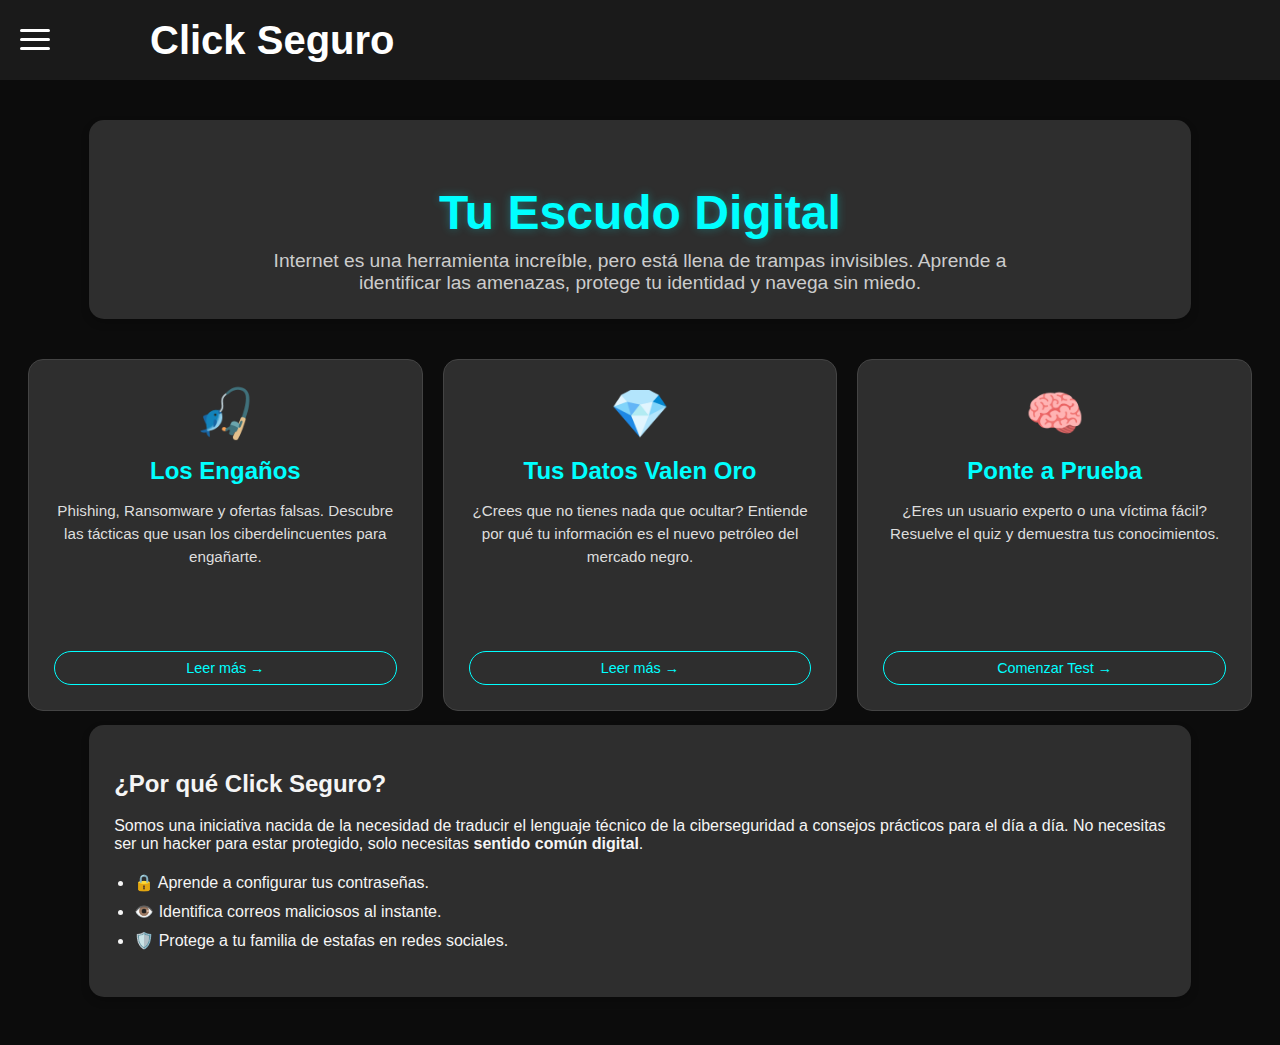
<file: index.html>
<!DOCTYPE html>
<html lang="es">
<head>
    <meta charset="UTF-8">
    <meta name="viewport" content="width=device-width, initial-scale=1.0">
    <script src="./assets/JavaScript/status.js"></script>
    <link rel="stylesheet" href="./assets/css/style.css">
    <link rel="stylesheet" href="./assets/css/index.css">
    <title>Inicio | Click Seguro</title>
</head>
<body>
    <header>
        <button id="menu-toggle" aria-label="Abrir menú">
            <span></span>
            <span></span>
            <span></span>
        </button>

        <a href="./index.html"></a>

        <h1>Click Seguro</h1>
    </header>

    <nav id="side-menu" class="side-menu">
        <ul id="list">
            <li><a href="./index.html">Inicio</a></li>
            <li><a href="./assets/src/inf2.html">Los engaños en internet</a></li>
            <li><a href="./assets/src/inf3.html">Tu información y su valor</a></li>
            <li><a href="./assets/src/act.html">Evaluación didáctica</a></li>
        </ul>
    </nav>

    <main id="main-content">
        
        <section class="blok hero-section">
            <h2 class="hero-title">Tu Escudo Digital</h2>
            <p class="hero-subtitle">
                Internet es una herramienta increíble, pero está llena de trampas invisibles. 
                Aprende a identificar las amenazas, protege tu identidad y navega sin miedo.
            </p>
        </section>

        <div class="grid-container">
            
            <a href="./assets/src/inf2.html" class="nav-card">
                <div>
                    <span class="card-icon">🎣</span> <span class="card-title">Los Engaños</span>
                    <p class="card-desc">
                        Phishing, Ransomware y ofertas falsas. Descubre las tácticas que usan los ciberdelincuentes para engañarte.
                    </p>
                </div>
                <span class="cta-button">Leer más &rarr;</span>
            </a>

            <a href="./assets/src/inf3.html" class="nav-card">
                <div>
                    <span class="card-icon">💎</span>
                    <span class="card-title">Tus Datos Valen Oro</span>
                    <p class="card-desc">
                        ¿Crees que no tienes nada que ocultar? Entiende por qué tu información es el nuevo petróleo del mercado negro.
                    </p>
                </div>
                <span class="cta-button">Leer más &rarr;</span>
            </a>

            <a href="./assets/src/act.html" class="nav-card">
                <div>
                    <span class="card-icon">🧠</span>
                    <span class="card-title">Ponte a Prueba</span>
                    <p class="card-desc">
                        ¿Eres un usuario experto o una víctima fácil? Resuelve el quiz y demuestra tus conocimientos.
                    </p>
                </div>
                <span class="cta-button">Comenzar Test &rarr;</span>
            </a>

        </div>

        <br>
        <br>

        <section class="blok" style="margin-top: 30px;">
            <h2 class="tittle">¿Por qué Click Seguro?</h2>
            <p>
                Somos una iniciativa nacida de la necesidad de traducir el lenguaje técnico de la ciberseguridad 
                a consejos prácticos para el día a día. No necesitas ser un hacker para estar protegido, 
                solo necesitas <strong>sentido común digital</strong>.
            </p>
            <ul style="padding-left: 20px; line-height: 1.8;">
                <li>🔒 Aprende a configurar tus contraseñas.</li>
                <li>👁️ Identifica correos maliciosos al instante.</li>
                <li>🛡️ Protege a tu familia de estafas en redes sociales.</li>
            </ul>
        </section>

    </main>

    <script src="./assets/JavaScript/menu.js"></script>
    <script src="./assets/JavaScript/scroll.js"></script>

</body>
</html>
</file>
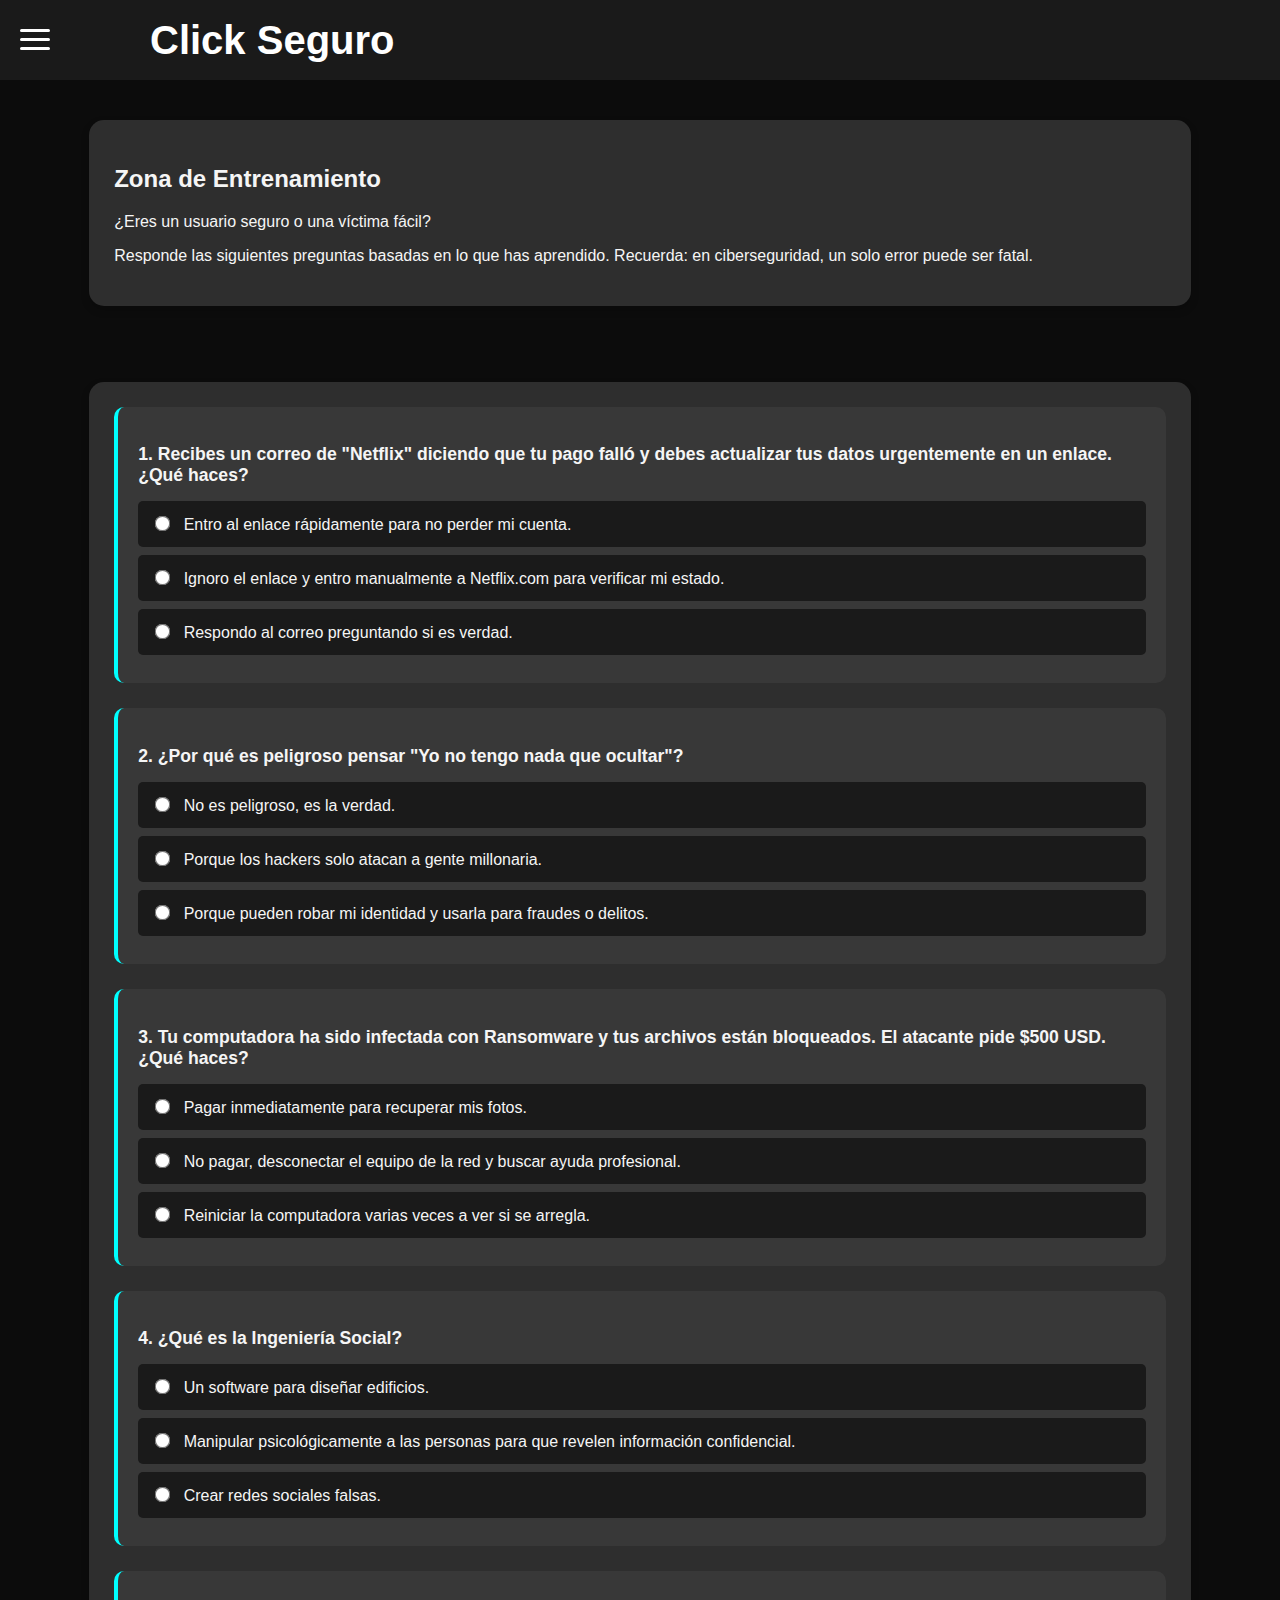
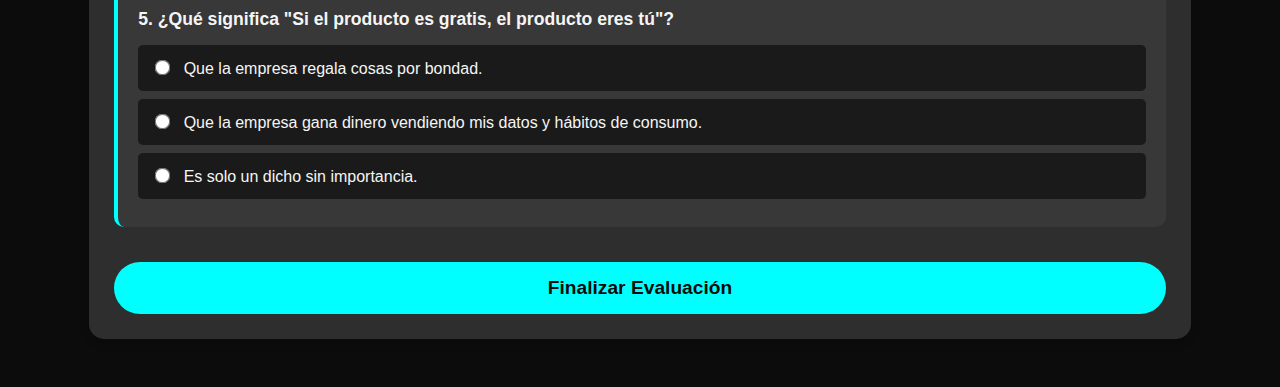
<file: assets/src/act.html>
<!DOCTYPE html>
<html lang="es">
<head>
    <meta charset="UTF-8">
    <meta name="viewport" content="width=device-width, initial-scale=1.0">
    <script src="../JavaScript/status.js"></script>
    <link rel="stylesheet" href="../css/style.css">
    <link rel="stylesheet" href="../css/tres.css">
    <title>Evaluación | Click Seguro</title>
    <style>

    </style>
</head>
<body>
    <header>
        <button id="menu-toggle" aria-label="Abrir menú">
            <span></span>
            <span></span>
            <span></span>
        </button>

        <a href="../../index.html"></a>

        <h1>Click Seguro</h1>
    </header>

    <nav id="side-menu" class="side-menu">
        <ul id="list">
            <li><a href="../../index.html">Inicio</a></li>
            <li><a href="./inf2.html">Los engaños en internet</a></li>
            <li><a href="./inf3.html">Tu información y su valor</a></li>
            <li><a href="./act.html">Evaluación didáctica</a></li>
        </ul>
    </nav>

    <main id="main-content">
        
        <section class="blok">
            <h2 class="tittle">Zona de Entrenamiento</h2>
            <p class="sinopsis">¿Eres un usuario seguro o una víctima fácil?</p>
            <p>Responde las siguientes preguntas basadas en lo que has aprendido. Recuerda: en ciberseguridad, un solo error puede ser fatal.</p>
        </section>

        <br>
        <br>

        <form id="quiz-form">
            <section class="blok">
                <div class="question-box">
                    <p class="question-text">1. Recibes un correo de "Netflix" diciendo que tu pago falló y debes actualizar tus datos urgentemente en un enlace. ¿Qué haces?</p>
                    <div class="options">
                        <label>
                            <input type="radio" name="q1" value="a"> Entro al enlace rápidamente para no perder mi cuenta.
                        </label>
                        <label>
                            <input type="radio" name="q1" value="b"> Ignoro el enlace y entro manualmente a Netflix.com para verificar mi estado.
                        </label>
                        <label>
                            <input type="radio" name="q1" value="c"> Respondo al correo preguntando si es verdad.
                        </label>
                    </div>
                </div>

                <div class="question-box">
                    <p class="question-text">2. ¿Por qué es peligroso pensar "Yo no tengo nada que ocultar"?</p>
                    <div class="options">
                        <label>
                            <input type="radio" name="q2" value="a"> No es peligroso, es la verdad.
                        </label>
                        <label>
                            <input type="radio" name="q2" value="b"> Porque los hackers solo atacan a gente millonaria.
                        </label>
                        <label>
                            <input type="radio" name="q2" value="c"> Porque pueden robar mi identidad y usarla para fraudes o delitos.
                        </label>
                    </div>
                </div>

                <div class="question-box">
                    <p class="question-text">3. Tu computadora ha sido infectada con Ransomware y tus archivos están bloqueados. El atacante pide $500 USD. ¿Qué haces?</p>
                    <div class="options">
                        <label>
                            <input type="radio" name="q3" value="a"> Pagar inmediatamente para recuperar mis fotos.
                        </label>
                        <label>
                            <input type="radio" name="q3" value="b"> No pagar, desconectar el equipo de la red y buscar ayuda profesional.
                        </label>
                        <label>
                            <input type="radio" name="q3" value="c"> Reiniciar la computadora varias veces a ver si se arregla.
                        </label>
                    </div>
                </div>

                <div class="question-box">
                    <p class="question-text">4. ¿Qué es la Ingeniería Social?</p>
                    <div class="options">
                        <label>
                            <input type="radio" name="q4" value="a"> Un software para diseñar edificios.
                        </label>
                        <label>
                            <input type="radio" name="q4" value="b"> Manipular psicológicamente a las personas para que revelen información confidencial.
                        </label>
                        <label>
                            <input type="radio" name="q4" value="c"> Crear redes sociales falsas.
                        </label>
                    </div>
                </div>

                <div class="question-box">
                    <p class="question-text">5. ¿Qué significa "Si el producto es gratis, el producto eres tú"?</p>
                    <div class="options">
                        <label>
                            <input type="radio" name="q5" value="a"> Que la empresa regala cosas por bondad.
                        </label>
                        <label>
                            <input type="radio" name="q5" value="b"> Que la empresa gana dinero vendiendo mis datos y hábitos de consumo.
                        </label>
                        <label>
                            <input type="radio" name="q5" value="c"> Es solo un dicho sin importancia.
                        </label>
                    </div>
                </div>

                <button type="button" class="btn-submit" onclick="verificarRespuestas()">Finalizar Evaluación</button>
            </section>
        </form>

        <div id="result-area">
            <h3 class="tittle">Resultados</h3>
            <p id="score-display" class="score-text">0 / 5</p>
            <p id="feedback-msg" style="font-size: 1.2rem;"></p>
            <button class="btn-submit" style="background-color: #444; color: white; width: auto; margin-top:15px;" onclick="location.reload()">Intentar de nuevo</button>
        </div>

    </main>

    <script src="../JavaScript/menu.js"></script>
    <script src="../JavaScript/scroll.js"></script>
    
    <script>
        function verificarRespuestas() {
            // Respuestas correctas
            const respuestas = {
                q1: 'b', // Phishing: ir directo a la web
                q2: 'c', // Valor de datos: robo de identidad
                q3: 'b', // Ransomware: no pagar
                q4: 'b', // Ingeniería social: manipulación
                q5: 'b'  // Producto eres tú: venta de datos
            };

            let aciertos = 0;
            const form = document.getElementById('quiz-form');
            const resultArea = document.getElementById('result-area');
            const scoreDisplay = document.getElementById('score-display');
            const feedbackMsg = document.getElementById('feedback-msg');

            // Verificar cada pregunta
            for (let pregunta in respuestas) {
                const opciones = document.getElementsByName(pregunta);
                let respondido = false;
                
                opciones.forEach(opcion => {
                    const label = opcion.parentElement;
                    
                    // Resetear estilos previos
                    label.classList.remove('correct-answer', 'wrong-answer');

                    if (opcion.checked) {
                        respondido = true;
                        if (opcion.value === respuestas[pregunta]) {
                            aciertos++;
                            label.classList.add('correct-answer'); // Marcar verde
                        } else {
                            label.classList.add('wrong-answer'); // Marcar rojo
                        }
                    } else if (opcion.value === respuestas[pregunta]) {
                        // (Opcional) Mostrar cuál era la correcta si se equivocó
                        // label.style.border = "1px dashed #00ff00"; 
                    }
                });
            }

            // Mostrar resultados
            form.style.display = 'none'; // Ocultar el formulario
            resultArea.style.display = 'block'; // Mostrar resultado
            scoreDisplay.textContent = `${aciertos} / 5 Aciertos`;

            // Mensaje personalizado según puntaje
            if (aciertos === 5) {
                feedbackMsg.innerHTML = "🏆 <strong>¡Excelente!</strong> Tienes mentalidad de ciberseguridad. Eres difícil de hackear.";
                feedbackMsg.style.color = "#00ff00";
            } else if (aciertos >= 3) {
                feedbackMsg.innerHTML = "⚠️ <strong>Bien, pero cuidado.</strong> Tienes los conceptos básicos, pero aún podrías caer en trampas sofisticadas.";
                feedbackMsg.style.color = "#ffff00";
            } else {
                feedbackMsg.innerHTML = "🚨 <strong>Peligro.</strong> Eres una víctima potencial. Te recomiendo leer la información nuevamente.";
                feedbackMsg.style.color = "#ff4444";
            }
            
            // Scrollear hacia el resultado
            resultArea.scrollIntoView({ behavior: 'smooth' });
        }
    </script>
</body>
</html>
</file>
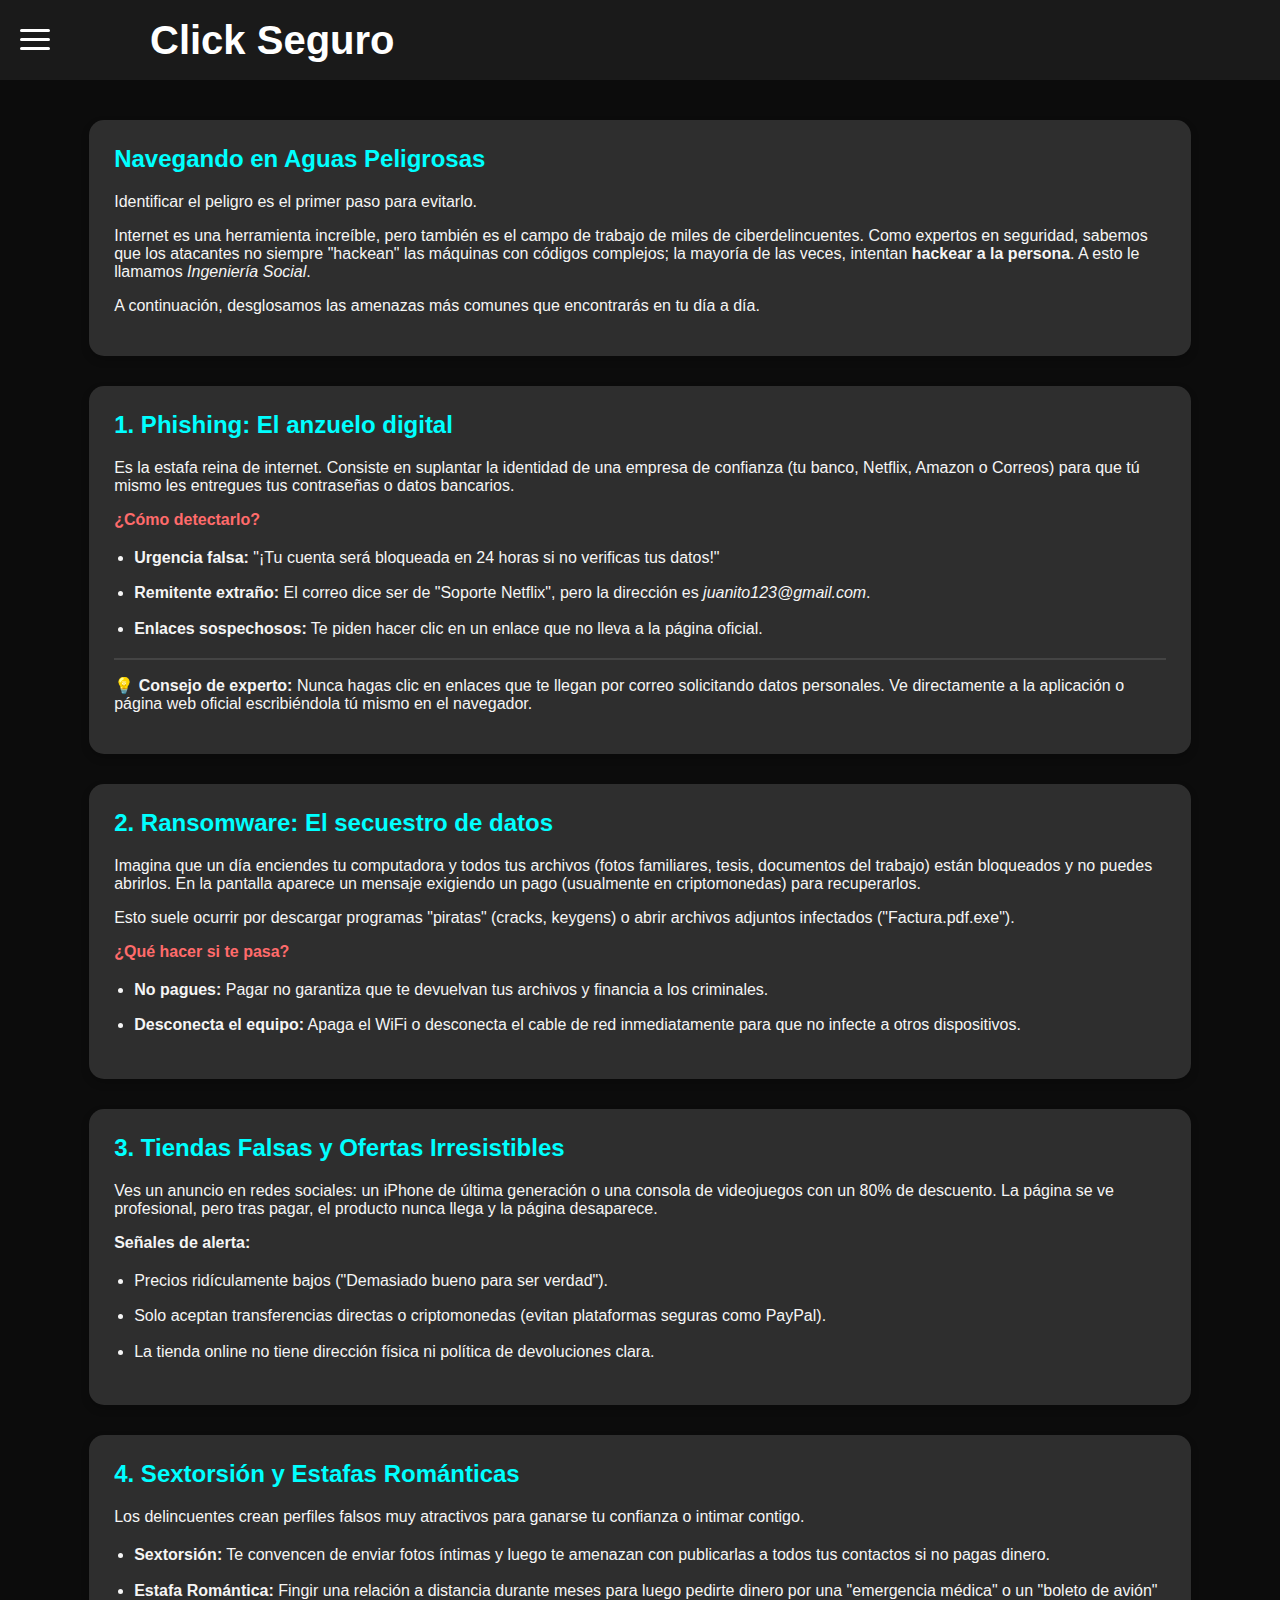
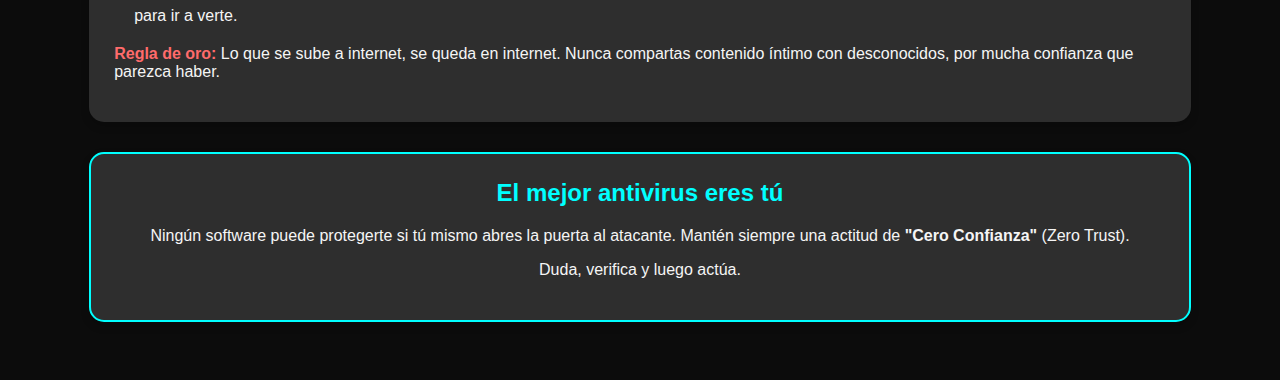
<file: assets/src/inf2.html>
<!DOCTYPE html>
<html lang="es">
<head>
    <meta charset="UTF-8">
    <meta name="viewport" content="width=device-width, initial-scale=1.0">
    <script src="../JavaScript/status.js"></script> 
    <link rel="stylesheet" href="../css/style.css">
    <link rel="stylesheet" href="../css/uno.css">
    <title>Los engaños en internet | Click Seguro</title>
</head>
<body>
    <header>
        <button id="menu-toggle" aria-label="Abrir menú">
            <span></span>
            <span></span>
            <span></span>
        </button>

        <a href="../../index.html"></a>

        <h1>Click Seguro</h1>
    </header>

    <nav id="side-menu" class="side-menu">
        <ul id="list">
            <li><a href="../../index.html">Inicio</a></li>
            <li><a href="./inf2.html">Los engaños en internet</a></li>
            <li><a href="./inf3.html">Tu información y su valor</a></li>
            <li><a href="./act.html">Evaluación didáctica</a></li>
        </ul>
    </nav>

    <main id="main-content">
        
        <section class="blok">
            <h2 class="tittle">Navegando en Aguas Peligrosas</h2>
            <p class="sinopsis">Identificar el peligro es el primer paso para evitarlo.</p>
            <p>
                Internet es una herramienta increíble, pero también es el campo de trabajo de miles de ciberdelincuentes. 
                Como expertos en seguridad, sabemos que los atacantes no siempre "hackean" las máquinas con códigos complejos; 
                la mayoría de las veces, intentan <strong>hackear a la persona</strong>. A esto le llamamos <em>Ingeniería Social</em>.
            </p>
            <p>A continuación, desglosamos las amenazas más comunes que encontrarás en tu día a día.</p>
        </section>

        <section class="blok">
            <h2>1. Phishing: El anzuelo digital</h2>
            <p>
                Es la estafa reina de internet. Consiste en suplantar la identidad de una empresa de confianza (tu banco, Netflix, Amazon o Correos) 
                para que tú mismo les entregues tus contraseñas o datos bancarios.
            </p>
            <p><span class="highlight">¿Cómo detectarlo?</span></p>
            <ul>
                <li><strong>Urgencia falsa:</strong> "¡Tu cuenta será bloqueada en 24 horas si no verificas tus datos!"</li>
                <li><strong>Remitente extraño:</strong> El correo dice ser de "Soporte Netflix", pero la dirección es <em>juanito123@gmail.com</em>.</li>
                <li><strong>Enlaces sospechosos:</strong> Te piden hacer clic en un enlace que no lleva a la página oficial.</li>
            </ul>
            <hr style="border: 1px solid #444;">
            <p><strong>💡 Consejo de experto:</strong> Nunca hagas clic en enlaces que te llegan por correo solicitando datos personales. Ve directamente a la aplicación o página web oficial escribiéndola tú mismo en el navegador.</p>
        </section>

        <section class="blok">
            <h2>2. Ransomware: El secuestro de datos</h2>
            <p>
                Imagina que un día enciendes tu computadora y todos tus archivos (fotos familiares, tesis, documentos del trabajo) 
                están bloqueados y no puedes abrirlos. En la pantalla aparece un mensaje exigiendo un pago (usualmente en criptomonedas) para recuperarlos.
            </p>
            <p>
                Esto suele ocurrir por descargar programas "piratas" (cracks, keygens) o abrir archivos adjuntos infectados ("Factura.pdf.exe").
            </p>
            <p><span class="highlight">¿Qué hacer si te pasa?</span></p>
            <ul>
                <li><strong>No pagues:</strong> Pagar no garantiza que te devuelvan tus archivos y financia a los criminales.</li>
                <li><strong>Desconecta el equipo:</strong> Apaga el WiFi o desconecta el cable de red inmediatamente para que no infecte a otros dispositivos.</li>
            </ul>
        </section>

        <section class="blok">
            <h2>3. Tiendas Falsas y Ofertas Irresistibles</h2>
            <p>
                Ves un anuncio en redes sociales: un iPhone de última generación o una consola de videojuegos con un 80% de descuento. 
                La página se ve profesional, pero tras pagar, el producto nunca llega y la página desaparece.
            </p>
            <p><strong>Señales de alerta:</strong></p>
            <ul>
                <li>Precios ridículamente bajos ("Demasiado bueno para ser verdad").</li>
                <li>Solo aceptan transferencias directas o criptomonedas (evitan plataformas seguras como PayPal).</li>
                <li>La tienda online no tiene dirección física ni política de devoluciones clara.</li>
            </ul>
        </section>

        <section class="blok">
            <h2>4. Sextorsión y Estafas Románticas</h2>
            <p>
                Los delincuentes crean perfiles falsos muy atractivos para ganarse tu confianza o intimar contigo.
            </p>
            <ul>
                <li><strong>Sextorsión:</strong> Te convencen de enviar fotos íntimas y luego te amenazan con publicarlas a todos tus contactos si no pagas dinero.</li>
                <li><strong>Estafa Romántica:</strong> Fingir una relación a distancia durante meses para luego pedirte dinero por una "emergencia médica" o un "boleto de avión" para ir a verte.</li>
            </ul>
            <p><span class="highlight">Regla de oro:</span> Lo que se sube a internet, se queda en internet. Nunca compartas contenido íntimo con desconocidos, por mucha confianza que parezca haber.</p>
        </section>

        <section class="blok" style="text-align: center; border: 2px solid #00ffff;">
            <h2>El mejor antivirus eres tú</h2>
            <p>
                Ningún software puede protegerte si tú mismo abres la puerta al atacante. Mantén siempre una actitud de 
                <strong>"Cero Confianza"</strong> (Zero Trust).
            </p>
            <p>Duda, verifica y luego actúa.</p>
        </section>

    </main>

    <script src="../JavaScript/menu.js"></script>
    <script src="../JavaScript/scroll.js"></script>
</body>
</html>
</file>
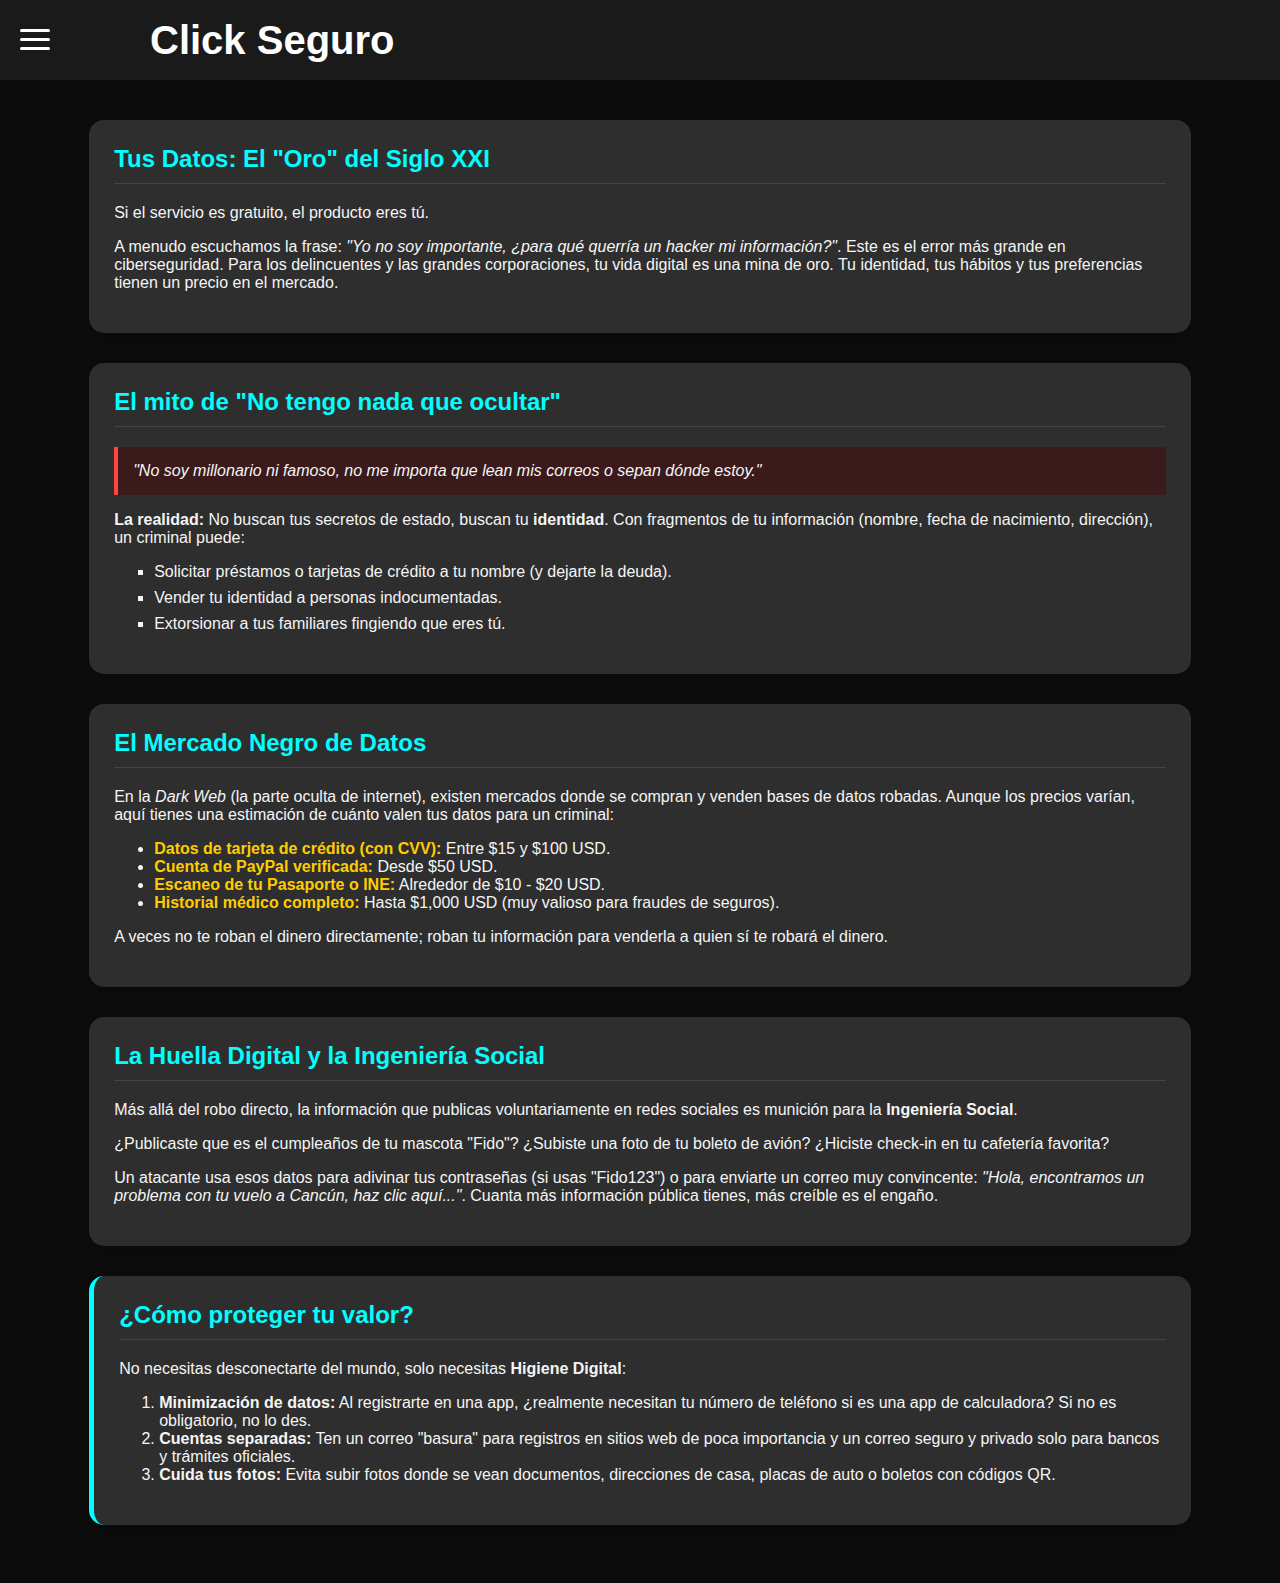
<file: assets/src/inf3.html>
<!DOCTYPE html>
<html lang="es">
<head>
    <meta charset="UTF-8">
    <meta name="viewport" content="width=device-width, initial-scale=1.0">
    <script src="../JavaScript/status.js"></script>
    <link rel="stylesheet" href="../css/style.css">
    <link rel="stylesheet" href="../css/dos.css">
    <title>El valor de tus datos | Click Seguro</title>
</head>
<body>
    <header>
        <button id="menu-toggle" aria-label="Abrir menú">
            <span></span>
            <span></span>
            <span></span>
        </button>

        <a href="../../index.html"></a>

        <h1>Click Seguro</h1>
    </header>

    <nav id="side-menu" class="side-menu">
        <ul id="list">
            <li><a href="../../index.html">Inicio</a></li>
            <li><a href="./inf2.html">Los engaños en internet</a></li>
            <li><a href="./inf3.html">Tu información y su valor</a></li> <li><a href="./act.html">Evaluación didáctica</a></li>
        </ul>
    </nav>

    <main id="main-content">
        
        <section class="blok">
            <h2 class="tittle">Tus Datos: El "Oro" del Siglo XXI</h2>
            <p class="sinopsis">Si el servicio es gratuito, el producto eres tú.</p>
            <p>
                A menudo escuchamos la frase: <em>"Yo no soy importante, ¿para qué querría un hacker mi información?"</em>. 
                Este es el error más grande en ciberseguridad. Para los delincuentes y las grandes corporaciones, tu vida digital 
                es una mina de oro. Tu identidad, tus hábitos y tus preferencias tienen un precio en el mercado.
            </p>
        </section>

        <section class="blok">
            <h2>El mito de "No tengo nada que ocultar"</h2>
            <div class="myth-box">
                "No soy millonario ni famoso, no me importa que lean mis correos o sepan dónde estoy."
            </div>
            <p>
                <strong>La realidad:</strong> No buscan tus secretos de estado, buscan tu <strong>identidad</strong>. 
                Con fragmentos de tu información (nombre, fecha de nacimiento, dirección), un criminal puede:
            </p>
            <ul class="data-list">
                <li>Solicitar préstamos o tarjetas de crédito a tu nombre (y dejarte la deuda).</li>
                <li>Vender tu identidad a personas indocumentadas.</li>
                <li>Extorsionar a tus familiares fingiendo que eres tú.</li>
            </ul>
        </section>

        <section class="blok">
            <h2>El Mercado Negro de Datos</h2>
            <p>
                En la <em>Dark Web</em> (la parte oculta de internet), existen mercados donde se compran y venden bases de datos robadas. 
                Aunque los precios varían, aquí tienes una estimación de cuánto valen tus datos para un criminal:
            </p>
            <ul>
                <li><span class="highlight">Datos de tarjeta de crédito (con CVV):</span> Entre $15 y $100 USD.</li>
                <li><span class="highlight">Cuenta de PayPal verificada:</span> Desde $50 USD.</li>
                <li><span class="highlight">Escaneo de tu Pasaporte o INE:</span> Alrededor de $10 - $20 USD.</li>
                <li><span class="highlight">Historial médico completo:</span> Hasta $1,000 USD (muy valioso para fraudes de seguros).</li>
            </ul>
            <p>
                A veces no te roban el dinero directamente; roban tu información para venderla a quien sí te robará el dinero.
            </p>
        </section>

        <section class="blok">
            <h2>La Huella Digital y la Ingeniería Social</h2>
            <p>
                Más allá del robo directo, la información que publicas voluntariamente en redes sociales es munición para la <strong>Ingeniería Social</strong>.
            </p>
            <p>
                ¿Publicaste que es el cumpleaños de tu mascota "Fido"? ¿Subiste una foto de tu boleto de avión? ¿Hiciste check-in en tu cafetería favorita?
            </p>
            <p>
                Un atacante usa esos datos para adivinar tus contraseñas (si usas "Fido123") o para enviarte un correo muy convincente: 
                <em>"Hola, encontramos un problema con tu vuelo a Cancún, haz clic aquí..."</em>. 
                Cuanta más información pública tienes, más creíble es el engaño.
            </p>
        </section>

        <section class="blok" style="border-left: 5px solid #00ffff;">
            <h2>¿Cómo proteger tu valor?</h2>
            <p>No necesitas desconectarte del mundo, solo necesitas <strong>Higiene Digital</strong>:</p>
            <ol>
                <li><strong>Minimización de datos:</strong> Al registrarte en una app, ¿realmente necesitan tu número de teléfono si es una app de calculadora? Si no es obligatorio, no lo des.</li>
                <li><strong>Cuentas separadas:</strong> Ten un correo "basura" para registros en sitios web de poca importancia y un correo seguro y privado solo para bancos y trámites oficiales.</li>
                <li><strong>Cuida tus fotos:</strong> Evita subir fotos donde se vean documentos, direcciones de casa, placas de auto o boletos con códigos QR.</li>
            </ol>
        </section>

    </main>

    <script src="../JavaScript/menu.js"></script>
    <script src="../JavaScript/scroll.js"></script>
</body>
</html>
</file>
<file: assets/css/style.css>
/* Usando una variable para la altura de la cabecera para fácil mantenimiento */
:root {
    --header-height: 80px; /* Ajusta la altura de tu cabecera aquí */
}

body {
    background-color: #0c0c0c;
    color: white; /* Definir un color de texto base */
    font-family: sans-serif;
    background-attachment: fixed;
    background-size: cover;
}

header {
    display: flex;
    align-items: center;
    gap: 10px;
    transition: transform 0.3s ease;
    justify-content: space-between;
    padding: 10px 20px;
    background-color: #1a1a1a;
    width: 100%;
    box-sizing: border-box;
    position: fixed;
    left: 0;
    top: 0;
    height: var(--header-height);
    z-index: 1000;
}

header a {
    margin-left: auto;
    text-decoration: none;
}

/* Estilos generales */
header a::before {
    content: url('');
    display: inline-block;
    width: 80px; /* Tamaño del ícono en pantallas grandes */
    height: 80px;
}

header h1 {
    margin: 0;
    text-align: left;
    flex-grow: 1;
    margin: 0;
    color: white;
    /* Tamaño de fuente más razonable, considera ajustarlo con Media Queries */
    font-size: 2.5rem; 
}

#menu-toggle {
    font-size: 35px;
    background: none;
    border: none;
    color: white;
    cursor: pointer;
}

/* Estilos para el botón de menú (hamburguesa) */
#menu-toggle {
    width: 30px;
    height: 22px;
    position: relative;
    z-index: 1100; /* Asegura que esté por encima del menú */
    transition: transform 0.3s ease;
}

#menu-toggle span {
    display: block;
    position: absolute;
    height: 3px;
    width: 100%;
    background: white;
    border-radius: 3px;
    opacity: 1;
    left: 0;
    transform: rotate(0deg);
    transition: .25s ease-in-out;
}

/* Posición de cada barra */
#menu-toggle span:nth-child(1) { top: 0px; }
#menu-toggle span:nth-child(2) { top: 9px; }
#menu-toggle span:nth-child(3) { top: 18px; }

/* --- Animación a "X" --- */
/* Cuando el menú está activo... */
.menu-active #menu-toggle span:nth-child(1) {
    top: 9px;
    transform: rotate(135deg);
}

.menu-active #menu-toggle span:nth-child(2) {
    opacity: 0;
    left: -30px;
}

.menu-active #menu-toggle span:nth-child(3) {
    top: 9px;
    transform: rotate(-135deg);
}

#side-menu {
    height: 100%;
    width: 0; /* Oculto por defecto */
    position: fixed;
    top: 0;
    left: 0;
    background-color: #1a1a1a;
    overflow-x: hidden;
    padding-top: var(--header-height);
    box-sizing: border-box;
    transition: width 0.3s ease-in-out;
}

#side-menu ul {
    list-style-type: none;
    padding: 0;
    margin-top: 20px;
}

#side-menu a {
    padding: 15px 20px;
    text-decoration: none;
    font-size: 18px;
    color: white;
    display: block;
    transition: background-color 0.3s;
}

#side-menu a:hover {
    background-color: #00ffff;
    color: #1a1a1a;
}

#main-content {
    margin-top: var(--header-height);
    padding: 20px;
    transition: margin-left 0.3s ease-in-out;
}

.blok {
    background-color: #2e2e2e;
    color: #f5f5f5;
    border-radius: 15px; 
    margin: 20px 5%;
    padding: 25px;
    box-shadow: 0 4px 8px rgba(0, 0, 0, 0.2);
}

/* --- LÓGICA DE ESTADO ACTIVO --- */
/* Cuando <html> o <body> tiene la clase .menu-active... */

.menu-active #side-menu {
    width: 250px; /* Ancho del menú cuando está abierto */
}

.menu-active #main-content {
    margin-left: 250px; /* Mismo ancho que el menú */
}


/* =============================================== */
/* ============ ESTILOS RESPONSIVE =============== */
/* =============================================== */

/* Para Tabletas y Teléfonos (el header se oculta/muestra) */
@media (max-width: 1024px) {
    header {
        /* Añadimos una transición para que el ocultar/mostrar sea suave */
        transition: transform 0.3s ease-in-out;
    }

    header h1 {
        font-size: 2.0rem;
    }

    .blok {
        margin: 10px 1%;
        padding: 15px;
    }

    .header-hidden {
        /* Mueve el header fuera de la vista hacia arriba */
        transform: translateY(-100%);
    }
}

/* Solo para Teléfonos (menú pantalla completa y cambios en el header) */
@media (max-width: 768px) {

    header h1 {
        font-size: 2.0rem;
    }
    
    /* Cuando el menú está activo... */
    .menu-active #side-menu {
        /* El menú ocupa toda la pantalla */
        width: 100%; 
    }

    .menu-active #main-content {
        /* Anulamos el margen para que no se mueva */
        margin-left: 0;
    }

    /* Ocultamos el título y el logo cuando el menú está abierto */
    .menu-active header h1,
    .menu-active header a {
        opacity: 0;
        pointer-events: none; /* Evita que se pueda hacer clic en ellos */
    }
    
    /* El header se mantiene fijo y visible cuando el menú está abierto */
    .menu-active header {
        background-color: transparent; /* Hacemos el fondo transparente */
        box-shadow: none; /* Quitamos cualquier sombra si la tuviera */
    }

    /* Centramos el contenido del menú cuando es a pantalla completa */
    #side-menu ul {
        margin-top: 60px;
        text-align: center;
    }

    #side-menu a {
        font-size: 1.5rem; /* Letra más grande para una mejor experiencia móvil */
        padding: 20px;
    }

        .blok {
        margin: 10px 1%;
        padding: 15px;
    }
}
</file>
<file: assets/css/index.css>
/* Estilos específicos para el Index (Dashboard) */
.hero-section {
    text-align: center;
    margin-bottom: 40px;
}

.hero-title {
    font-size: 3rem;
    color: #00ffff;
    text-shadow: 0 0 10px rgba(0, 255, 255, 0.3);
    margin-bottom: 10px;
}

.hero-subtitle {
    font-size: 1.2rem;
    color: #ccc;
    max-width: 800px;
    margin: 0 auto;
}

/* Contenedor de las tarjetas de navegación */
.grid-container {
    display: grid;
    grid-template-columns: repeat(auto-fit, minmax(280px, 1fr));
    gap: 20px;
    margin-top: 30px;
}

/* Estilo de las tarjetas */
.nav-card {
    background-color: #2e2e2e;
    border: 1px solid #444;
    border-radius: 15px;
    padding: 25px;
    text-align: center;
    text-decoration: none; /* Quitar subrayado del enlace */
    color: white;
    transition: all 0.3s ease;
    display: flex;
    flex-direction: column;
    justify-content: space-between;
    height: 100%;
}

.nav-card:hover {
    transform: translateY(-5px); /* Efecto de levitación */
    border-color: #00ffff;
    box-shadow: 0 5px 15px rgba(0, 255, 255, 0.2);
    background-color: #333;
}

.card-icon {
    font-size: 3rem;
    margin-bottom: 15px;
    display: block;
}

.card-title {
    font-size: 1.5rem;
    font-weight: bold;
    margin-bottom: 10px;
    color: #00ffff;
}

.card-desc {
    font-size: 0.95rem;
    color: #ddd;
    line-height: 1.5;
}

.cta-button {
    display: inline-block;
    margin-top: 15px;
    padding: 8px 15px;
    background-color: transparent;
    border: 1px solid #00ffff;
    color: #00ffff;
    border-radius: 20px;
    font-size: 0.9rem;
}

.nav-card:hover .cta-button {
    background-color: #00ffff;
    color: #0c0c0c;
}
</file>
<file: assets/css/tres.css>
/* Estilos específicos para el Quiz */
.quiz-container {
    margin-top: 20px;
}

.question-box {
    background-color: #383838;
    border-radius: 10px;
    padding: 20px;
    margin-bottom: 25px;
    border-left: 4px solid #00ffff; /* Acento visual */
}

.question-text {
    font-size: 1.1rem;
    margin-bottom: 15px;
    font-weight: bold;
}

.options label {
    display: block;
    background-color: #1a1a1a;
    padding: 12px;
    margin-bottom: 8px;
    border-radius: 5px;
    cursor: pointer;
    transition: background-color 0.2s, transform 0.2s;
    border: 1px solid transparent;
}

.options label:hover {
    background-color: #444;
    transform: translateX(5px);
}

/* Ocultar el radio button nativo para limpieza visual */
input[type="radio"] {
    accent-color: #00ffff;
    margin-right: 10px;
    transform: scale(1.2);
}

.btn-submit {
    background-color: #00ffff;
    color: #0c0c0c;
    border: none;
    padding: 15px 30px;
    font-size: 1.2rem;
    font-weight: bold;
    border-radius: 30px;
    cursor: pointer;
    width: 100%;
    transition: box-shadow 0.3s;
    margin-top: 10px;
}

.btn-submit:hover {
    box-shadow: 0 0 15px #00ffff;
}

#result-area {
    display: none; /* Oculto por defecto */
    margin-top: 30px;
    text-align: center;
    padding: 20px;
    border: 2px solid #00ffff;
    border-radius: 15px;
    background-color: #1a1a1a;
}

.score-text {
    font-size: 2rem;
    color: #00ffff;
    font-weight: bold;
}

/* Clases para feedback visual post-evaluación */
.correct-answer {
    border-color: #00ff00 !important;
    color: #00ff00;
}
.wrong-answer {
    border-color: #ff4444 !important;
    color: #ff4444;
}
</file>
<file: assets/css/uno.css>
/* Pequeño ajuste local para separar las tarjetas de información */
.blok {
    margin-bottom: 30px; /* Separación entre secciones */
}
h2 {
    color: #00ffff; /* Color cian para resaltar títulos */
    margin-top: 0;
}
.highlight {
    color: #ff6b6b; /* Color para alertas o peligros */
    font-weight: bold;
}
ul {
    padding-left: 20px;
}
li {
    margin-bottom: 10px;
    line-height: 1.6;
}
</file>
<file: assets/css/dos.css>
/* Ajustes locales para mejorar la lectura de esta página específica */
.blok {
    margin-bottom: 30px;
}
h2 {
    color: #00ffff;
    margin-top: 0;
    border-bottom: 1px solid #444;
    padding-bottom: 10px;
}
.highlight {
    color: #ffcc00; /* Amarillo para resaltar dinero/valor */
    font-weight: bold;
}
.myth-box {
    background-color: #3a1a1a; /* Tono rojizo oscuro para "mito" */
    padding: 15px;
    border-left: 4px solid #ff4444;
    margin: 15px 0;
    font-style: italic;
}
.data-list li {
    margin-bottom: 8px;
    list-style-type: square;
}
</file>
